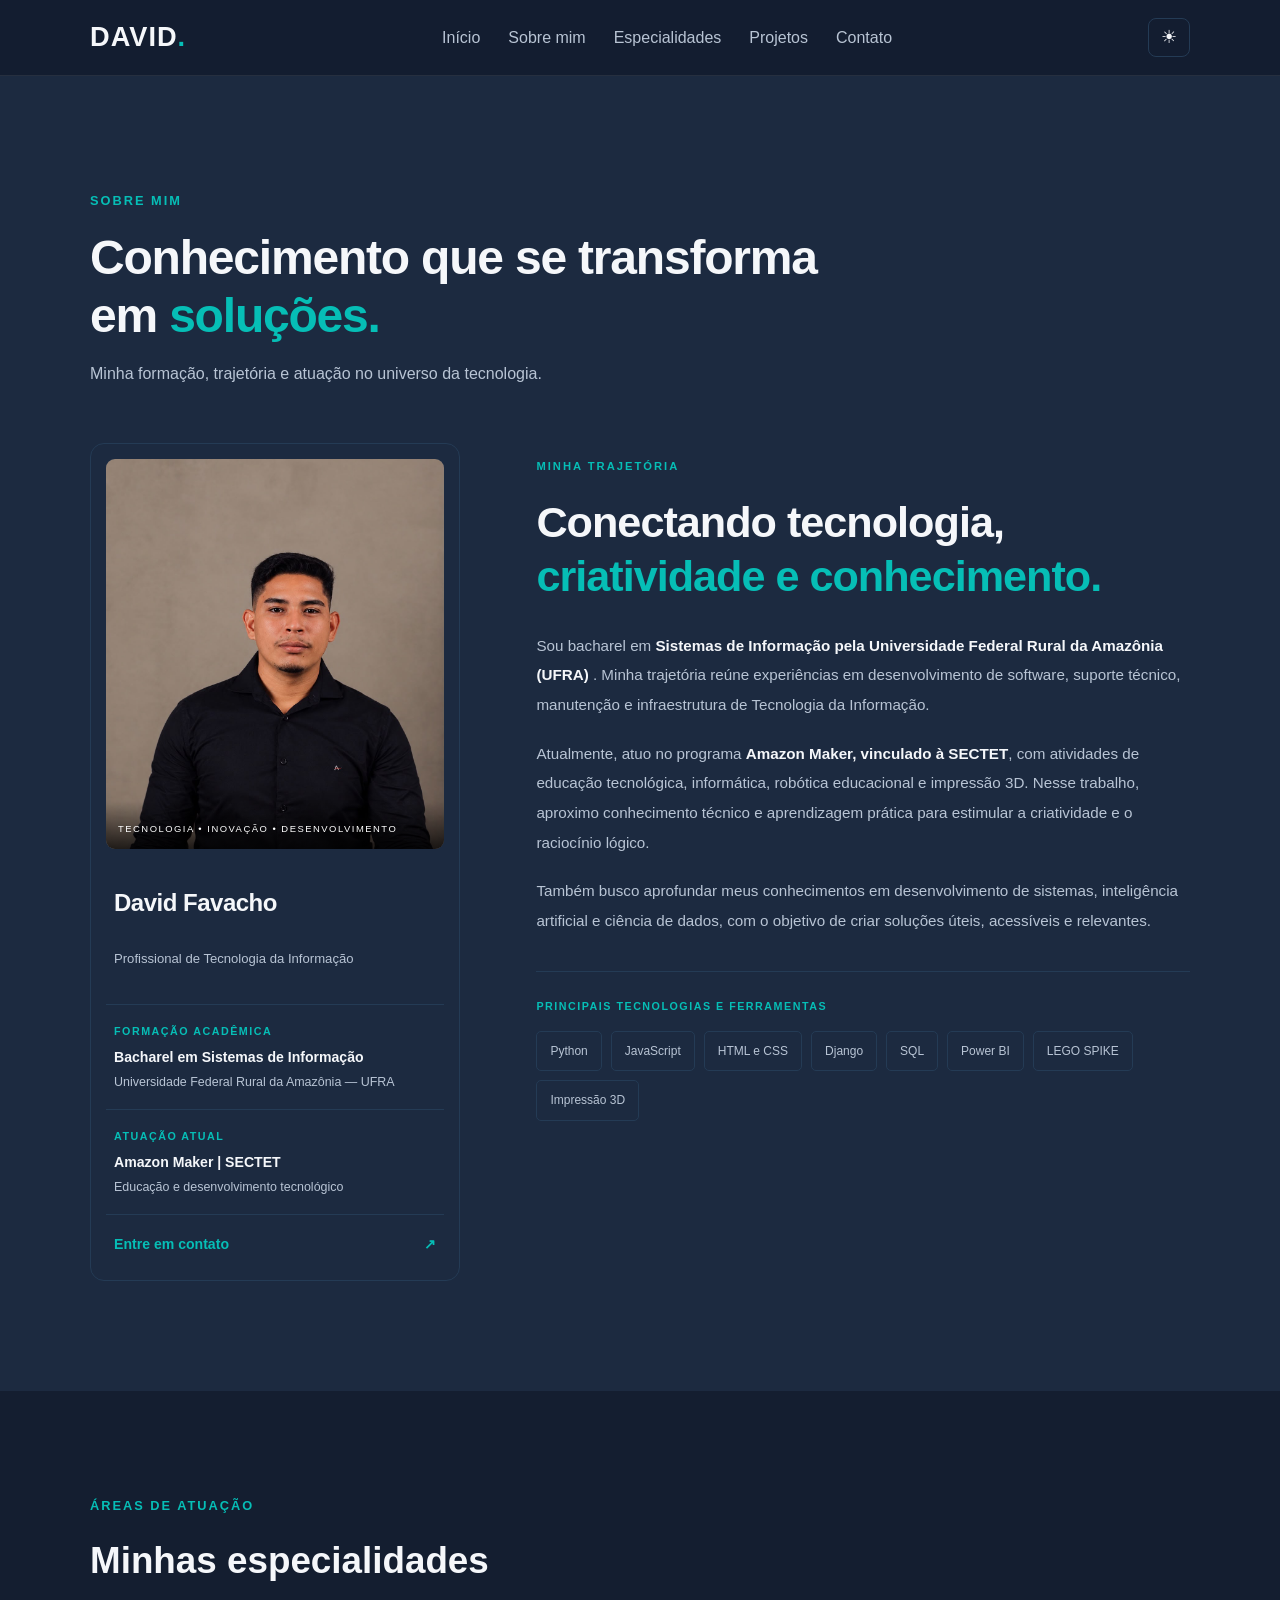
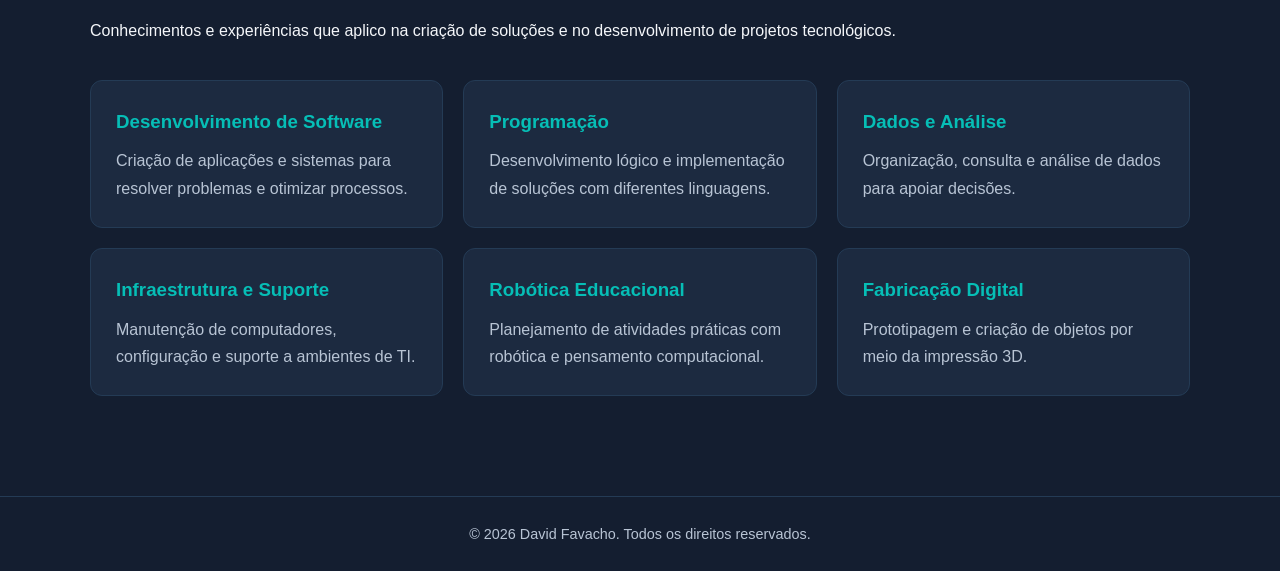
<file: index.html>
<!DOCTYPE html>
<html lang="pt-BR">
<head>
    <meta charset="UTF-8">
    <meta name="viewport" content="width=device-width, initial-scale=1">

    <meta name="description" content="Portfólio de David Favacho, bacharel em Sistemas de Informação e profissional de tecnologia, desenvolvimento e educação tecnológica.">
    <meta name="author" content="David Favacho">
    <meta name="theme-color" content="#141e30">

    <title>David Favacho | Portfólio</title>

    <link rel="icon" href="assets/icons/favicon.png" type="image/png">
    <link rel="preload" as="image" href="assets/images/perfil.jpeg">

    <link rel="stylesheet" href="css/style.css">
    <link rel="stylesheet" href="css/responsive.css">
    <link rel="stylesheet" href="css/accessibility.css">

    <script src="js/theme.js" defer></script>
    <script src="js/navigation.js" defer></script>
    <script src="js/main.js" defer></script>
</head>

<body>

        <a href="#main-content" class="skip-link">
        Pular para o conteúdo principal
    </a>

    <!-- CABEÇALHO -->
    <header class="header">
        <nav class="navbar container" aria-label="Navegação principal">

            <a class="logo" href="index.html" aria-label="David Favacho - página inicial">
                DAVID<span>.</span>
            </a>

            <button
                class="menu-toggle"
                aria-label="Abrir menu"
                aria-expanded="false"
                aria-controls="primary-navigation"
            >
                ☰
            </button>

            <nav class="nav-menu" id="primary-navigation">
                <a href="#inicio">Início</a>
                <a href="#sobre">Sobre mim</a>
                <a href="#especialidades">Especialidades</a>
                <a href="pages/projetos.html">Projetos</a>
                <a href="pages/contato.html">Contato</a>
            </nav>

            <button
                class="theme-toggle"
                type="button"
                aria-label="Ativar modo claro"
                title="Alternar tema">
                <span aria-hidden="true">☀</span>
            </button>

        </nav>
    </header>

    <!-- CONTEÚDO PRINCIPAL -->
    <main id="conteudo">

        <!-- SOBRE MIM -->
        <section class="about section-padding" id="inicio" aria-labelledby="about-title">

            <div class="container">

                <div class="about-header" id="sobre">
                    <span class="section-tag">SOBRE MIM</span>

                    <h1 id="about-title">
                        Conhecimento que se transforma em
                        <span>soluções.</span>
                    </h1>

                    <p>
                        Minha formação, trajetória e atuação no universo da tecnologia.
                    </p>
                </div>

                <div class="about-layout">

                    <!-- PERFIL PROFISSIONAL -->
                    <aside class="about-profile" aria-label="Perfil profissional">

                        <div class="about-image">
                            <img
                                src="assets/images/perfil.jpeg"
                                alt="Retrato de David Favacho"
                                width="600"
                                height="700"
                                fetchpriority="high">

                            <span class="image-caption">
                                TECNOLOGIA • INOVAÇÃO • DESENVOLVIMENTO
                            </span>
                        </div>

                        <div class="profile-identification">
                            <h2>David Favacho</h2>
                            <p>Profissional de Tecnologia da Informação</p>
                        </div>

                        <dl class="profile-details">

                            <div class="profile-academic">
                                <dt class="detail-label">FORMAÇÃO ACADÊMICA</dt>
                                <dd>
                                    <strong>
                                        Bacharel em Sistemas de Informação
                                    </strong>

                                    <span>
                                        Universidade Federal Rural da Amazônia — UFRA
                                    </span>
                                </dd>
                            </div>

                            <div class="profile-academic">
                                <dt class="detail-label">ATUAÇÃO ATUAL</dt>
                                <dd>
                                    <strong>Amazon Maker | SECTET</strong>

                                    <span>
                                        Educação e desenvolvimento tecnológico
                                    </span>
                                </dd>
                            </div>

                        </dl>

                        <a class="profile-contact" href="pages/contato.html">
                            Entre em contato
                            <span aria-hidden="true">↗</span>
                        </a>

                    </aside>

                    <!-- APRESENTAÇÃO -->
                    <div class="about-main">

                        <span class="about-eyebrow">MINHA TRAJETÓRIA</span>

                        <h2>
                            Conectando tecnologia,
                            <span>criatividade e conhecimento.</span>
                        </h2>

                        <p>
                            Sou bacharel em
                            <strong>
                                Sistemas de Informação pela Universidade
                                Federal Rural da Amazônia (UFRA)
                            </strong>.
                            Minha trajetória reúne experiências em desenvolvimento
                            de software, suporte técnico, manutenção e infraestrutura
                            de Tecnologia da Informação.
                        </p>

                        <p>
                            Atualmente, atuo no programa
                            <strong>Amazon Maker, vinculado à SECTET</strong>,
                            com atividades de educação tecnológica, informática,
                            robótica educacional e impressão 3D. Nesse trabalho,
                            aproximo conhecimento técnico e aprendizagem prática
                            para estimular a criatividade e o raciocínio lógico.
                        </p>

                        <p>
                            Também busco aprofundar meus conhecimentos em
                            desenvolvimento de sistemas, inteligência artificial
                            e ciência de dados, com o objetivo de criar soluções
                            úteis, acessíveis e relevantes.
                        </p>

                        <!-- TECNOLOGIAS -->
                        <div class="about-specialties">

                            <span class="detail-label">
                                PRINCIPAIS TECNOLOGIAS E FERRAMENTAS
                            </span>

                            <div class="specialty-list">
                                <span>Python</span>
                                <span>JavaScript</span>
                                <span>HTML e CSS</span>
                                <span>Django</span>
                                <span>SQL</span>
                                <span>Power BI</span>
                                <span>LEGO SPIKE</span>
                                <span>Impressão 3D</span>
                            </div>

                        </div>

                    </div>

                </div>

            </div>

        </section>

        <!-- ESPECIALIDADES -->
        <section
            class="skills section-padding"
            id="especialidades"
            aria-labelledby="skills-title">

            <div class="container">

                <span class="section-tag">ÁREAS DE ATUAÇÃO</span>

                <h2 id="skills-title">Minhas especialidades</h2>

                <p class="skills-intro">
                    Conhecimentos e experiências que aplico na criação de soluções
                    e no desenvolvimento de projetos tecnológicos.
                </p>

                <div class="skills-grid">

                    <article class="skill-card">
                        <h3>Desenvolvimento de Software</h3>
                        <p>
                            Criação de aplicações e sistemas para resolver
                            problemas e otimizar processos.
                        </p>
                    </article>

                    <article class="skill-card">
                        <h3>Programação</h3>
                        <p>
                            Desenvolvimento lógico e implementação de
                            soluções com diferentes linguagens.
                        </p>
                    </article>

                    <article class="skill-card">
                        <h3>Dados e Análise</h3>
                        <p>
                            Organização, consulta e análise de dados
                            para apoiar decisões.
                        </p>
                    </article>

                    <article class="skill-card">
                        <h3>Infraestrutura e Suporte</h3>
                        <p>
                            Manutenção de computadores, configuração
                            e suporte a ambientes de TI.
                        </p>
                    </article>

                    <article class="skill-card">
                        <h3>Robótica Educacional</h3>
                        <p>
                            Planejamento de atividades práticas com
                            robótica e pensamento computacional.
                        </p>
                    </article>

                    <article class="skill-card">
                        <h3>Fabricação Digital</h3>
                        <p>
                            Prototipagem e criação de objetos por meio
                            da impressão 3D.
                        </p>
                    </article>

                </div>

            </div>

        </section>

    </main>

    <!-- RODAPÉ -->
    <footer class="footer">
        <div class="container">

            <p>
                © <span id="current-year"></span>
                David Favacho. Todos os direitos reservados.
            </p>

        </div>
    </footer>

</body>
</html>
</file>
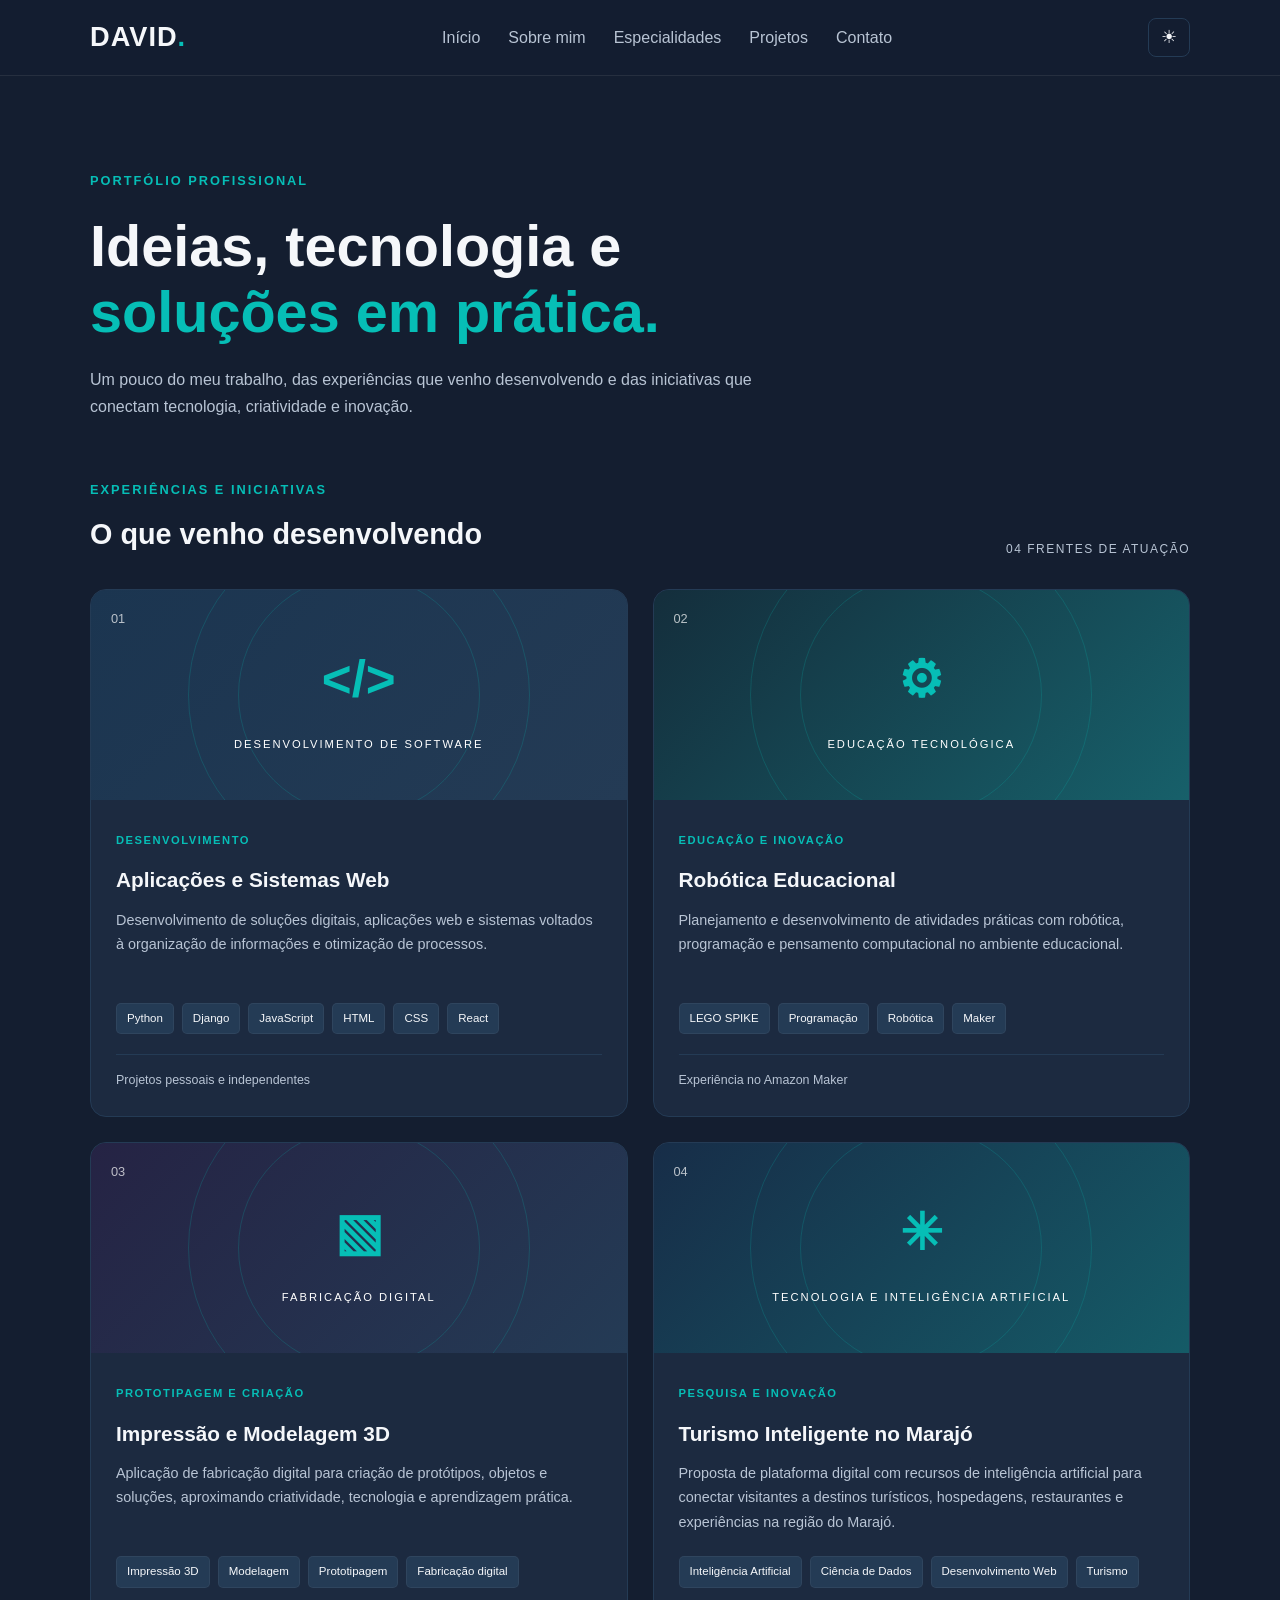
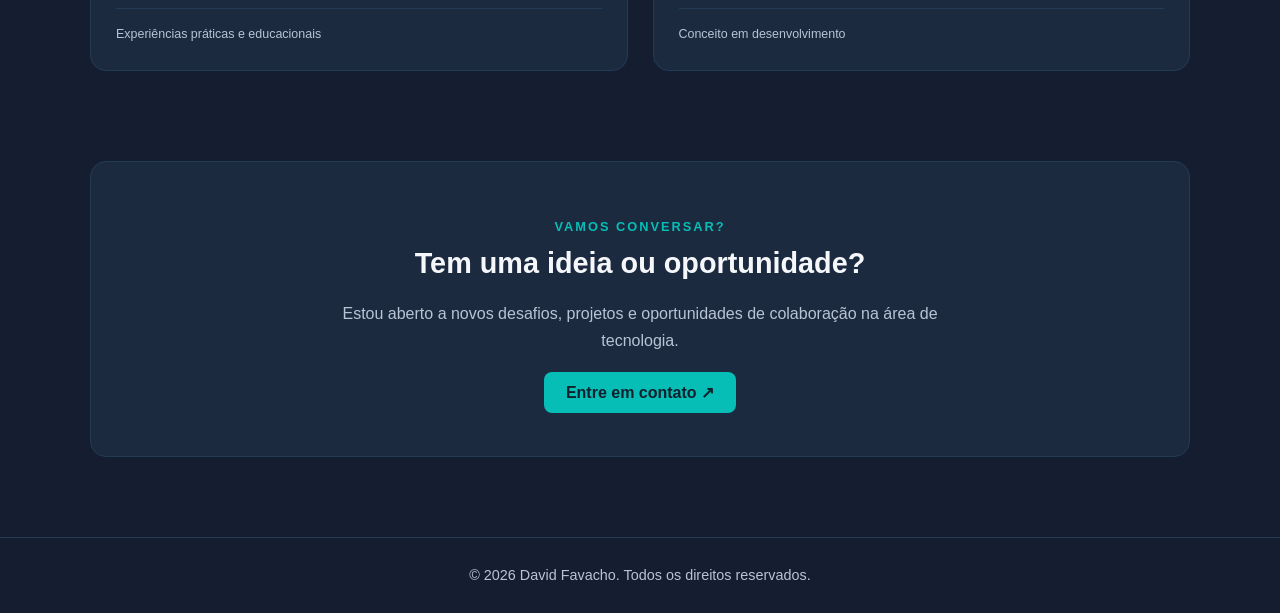
<file: pages/projetos.html>
<!DOCTYPE html>
<html lang="pt-BR">

<head>
    <meta charset="UTF-8">
    <meta name="viewport" content="width=device-width, initial-scale=1">

    <meta name="description" content="Conheça os projetos, experiências e iniciativas de David Favacho nas áreas de desenvolvimento de software, robótica, fabricação digital e inovação.">

    <meta name="author" content="David Favacho">
    <meta name="theme-color" content="#141e30">

    <title>Projetos | David Favacho</title>

    <link rel="icon" href="../assets/icons/favicon.png" type="image/png">

    <link rel="stylesheet" href="../css/style.css">
    <link rel="stylesheet" href="../css/responsive.css">
    <link rel="stylesheet" href="../css/accessibility.css">
    <link rel="stylesheet" href="../css/projetos.css">

    <script src="../js/theme.js" defer></script>
    <script src="../js/navigation.js" defer></script>
    <script src="../js/main.js" defer></script>
</head>

<body>

    <a href="#conteudo" class="skip-link">
        Pular para o conteúdo
    </a>

    <!-- CABEÇALHO -->
    <header class="header">
        <nav class="navbar container" aria-label="Navegação principal">

            <a href="../index.html" class="logo" aria-label="David Favacho - início">
                DAVID<span>.</span>
            </a>

            <button
                class="menu-toggle"
                type="button"
                aria-label="Abrir menu"
                aria-expanded="false"
                aria-controls="nav-menu">
                <span aria-hidden="true">☰</span>
            </button>

            <ul class="nav-menu" id="nav-menu">
                <li>
                    <a href="../index.html">Início</a>
                </li>

                <li>
                    <a href="../index.html#sobre">Sobre mim</a>
                </li>

                <li>
                    <a href="../index.html#especialidades">Especialidades</a>
                </li>

                <li>
                    <a href="projetos.html" aria-current="page">Projetos</a>
                </li>

                <li>
                    <a href="contato.html">Contato</a>
                </li>
            </ul>

            <button
                class="theme-toggle"
                type="button"
                aria-label="Ativar modo claro"
                title="Alternar tema">
                <span aria-hidden="true">☀</span>
            </button>

        </nav>
    </header>

    <!-- CONTEÚDO -->
    <main id="conteudo">

        <!-- APRESENTAÇÃO -->
        <section class="projects-intro container">

            <span class="section-tag">
                PORTFÓLIO PROFISSIONAL
            </span>

            <h1>
                Ideias, tecnologia e
                <span>soluções em prática.</span>
            </h1>

            <p>
                Um pouco do meu trabalho, das experiências que venho
                desenvolvendo e das iniciativas que conectam tecnologia,
                criatividade e inovação.
            </p>

        </section>

        <!-- PROJETOS E EXPERIÊNCIAS -->
        <section class="projects-section container"
            aria-labelledby="projects-title">

            <div class="projects-heading">

                <div>
                    <span class="section-tag">
                        EXPERIÊNCIAS E INICIATIVAS
                    </span>

                    <h2 id="projects-title">
                        O que venho desenvolvendo
                    </h2>
                </div>

                <span class="projects-count">
                    04 FRENTES DE ATUAÇÃO
                </span>

            </div>

            <div class="projects-grid">

                <!-- DESENVOLVIMENTO -->
                <article class="project-card">

                    <div class="project-visual visual-web">

                        <span class="project-number">01</span>

                        <span class="project-icon" aria-hidden="true">
                            &lt;/&gt;
                        </span>

                        <span class="visual-label">
                            DESENVOLVIMENTO DE SOFTWARE
                        </span>

                    </div>

                    <div class="project-info">

                        <span class="project-category">
                            DESENVOLVIMENTO
                        </span>

                        <h3>
                            Aplicações e Sistemas Web
                        </h3>

                        <p>
                            Desenvolvimento de soluções digitais,
                            aplicações web e sistemas voltados à
                            organização de informações e otimização
                            de processos.
                        </p>

                        <div class="tech-list" aria-label="Tecnologias">

                            <span>Python</span>
                            <span>Django</span>
                            <span>JavaScript</span>
                            <span>HTML</span>
                            <span>CSS</span>
                            <span>React</span>

                        </div>

                        <span class="project-status">
                            Projetos pessoais e independentes
                        </span>

                    </div>

                </article>

                <!-- ROBÓTICA -->
                <article class="project-card">

                    <div class="project-visual visual-robotics">

                        <span class="project-number">02</span>

                        <span class="project-icon" aria-hidden="true">
                            ⚙
                        </span>

                        <span class="visual-label">
                            EDUCAÇÃO TECNOLÓGICA
                        </span>

                    </div>

                    <div class="project-info">

                        <span class="project-category">
                            EDUCAÇÃO E INOVAÇÃO
                        </span>

                        <h3>
                            Robótica Educacional
                        </h3>

                        <p>
                            Planejamento e desenvolvimento de atividades
                            práticas com robótica, programação e
                            pensamento computacional no ambiente
                            educacional.
                        </p>

                        <div class="tech-list" aria-label="Tecnologias">

                            <span>LEGO SPIKE</span>
                            <span>Programação</span>
                            <span>Robótica</span>
                            <span>Maker</span>

                        </div>

                        <span class="project-status">
                            Experiência no Amazon Maker
                        </span>

                    </div>

                </article>

                <!-- IMPRESSÃO 3D -->
                <article class="project-card">

                    <div class="project-visual visual-print">

                        <span class="project-number">03</span>

                        <span class="project-icon" aria-hidden="true">
                            ▧
                        </span>

                        <span class="visual-label">
                            FABRICAÇÃO DIGITAL
                        </span>

                    </div>

                    <div class="project-info">

                        <span class="project-category">
                            PROTOTIPAGEM E CRIAÇÃO
                        </span>

                        <h3>
                            Impressão e Modelagem 3D
                        </h3>

                        <p>
                            Aplicação de fabricação digital para criação
                            de protótipos, objetos e soluções,
                            aproximando criatividade, tecnologia
                            e aprendizagem prática.
                        </p>

                        <div class="tech-list" aria-label="Áreas">

                            <span>Impressão 3D</span>
                            <span>Modelagem</span>
                            <span>Prototipagem</span>
                            <span>Fabricação digital</span>

                        </div>

                        <span class="project-status">
                            Experiências práticas e educacionais
                        </span>

                    </div>

                </article>

                <!-- TURISMO INTELIGENTE -->
                <article class="project-card">

                    <div class="project-visual visual-ai">

                        <span class="project-number">04</span>

                        <span class="project-icon" aria-hidden="true">
                            ✳
                        </span>

                        <span class="visual-label">
                            TECNOLOGIA E INTELIGÊNCIA ARTIFICIAL
                        </span>

                    </div>

                    <div class="project-info">

                        <span class="project-category">
                            PESQUISA E INOVAÇÃO
                        </span>

                        <h3>
                            Turismo Inteligente no Marajó
                        </h3>

                        <p>
                            Proposta de plataforma digital com recursos
                            de inteligência artificial para conectar
                            visitantes a destinos turísticos,
                            hospedagens, restaurantes e experiências
                            na região do Marajó.
                        </p>

                        <div class="tech-list" aria-label="Áreas">

                            <span>Inteligência Artificial</span>
                            <span>Ciência de Dados</span>
                            <span>Desenvolvimento Web</span>
                            <span>Turismo</span>

                        </div>

                        <span class="project-status">
                            Conceito em desenvolvimento
                        </span>

                    </div>

                </article>

            </div>

        </section>

        <!-- CHAMADA PARA CONTATO -->
        <section class="projects-cta container">

            <span class="section-tag">
                VAMOS CONVERSAR?
            </span>

            <h2>
                Tem uma ideia ou oportunidade?
            </h2>

            <p>
                Estou aberto a novos desafios, projetos e oportunidades
                de colaboração na área de tecnologia.
            </p>

            <a href="contato.html" class="btn-primary">
                Entre em contato
                <span aria-hidden="true">↗</span>
            </a>

        </section>

    </main>

    <!-- RODAPÉ -->
    <footer class="footer">

        <div class="container">

            <p>
                © <span id="current-year"></span>
                David Favacho. Todos os direitos reservados.
            </p>

        </div>

    </footer>

</body>
</html>
</file>
<file: css/style.css>
/* =========================
   CONFIGURAÇÕES GERAIS
========================= */

:root {
    --background: #141e30;
    --surface: #1c2a40;
    --surface-light: #243b55;

    --primary: #06beb6;
    --secondary: #48b1bf;

    --text: #f5f7fa;
    --text-muted: #b8c4d4;

    --font-main: Arial, Helvetica, sans-serif;
}

* {
    margin: 0;
    padding: 0;
    box-sizing: border-box;
}

html {
    scroll-behavior: smooth;
    scroll-padding-top: 90px;
}

body {
    background: var(--background);
    color: var(--text);
    font-family: var(--font-main);
    line-height: 1.7;
}

a {
    color: inherit;
    text-decoration: none;
}

img {
    max-width: 100%;
    display: block;
}

.container {
    width: min(1100px, 90%);
    margin-inline: auto;
}

.section-padding {
    padding: 100px 0;
}

/* =========================
   CABEÇALHO
========================= */

.header {
    position: sticky;
    top: 0;
    z-index: 100;
    background: rgba(20, 30, 48, 0.96);
    border-bottom: 1px solid rgba(255,255,255,0.08);
}

.navbar {
    min-height: 75px;
    display: flex;
    align-items: center;
    justify-content: space-between;
    gap: 20px;
}

.logo {
    font-size: 1.7rem;
    font-weight: bold;
    letter-spacing: 1px;
}

.logo span {
    color: var(--primary);
}

.nav-menu {
    display: flex;
    list-style: none;
    gap: 28px;
}

.nav-menu a {
    color: var(--text-muted);
    transition: color 0.3s;
}

.nav-menu a:hover,
.nav-menu a:focus-visible {
    color: var(--primary);
}

.menu-toggle,
.theme-toggle {
    background: none;
    border: 1px solid var(--surface-light);
    color: var(--text);
    padding: 8px 12px;
    border-radius: 8px;
    cursor: pointer;
    font-size: 1.1rem;
}

.menu-toggle {
    display: none;
}

/* =========================
   INÍCIO
========================= */

.hero {
    min-height: 650px;
    display: flex;
    align-items: center;
    justify-content: space-between;
    gap: 50px;
    padding-block: 80px;
}

.hero-content {
    flex: 1;
}

.section-tag {
    color: var(--primary);
    font-size: 0.8rem;
    font-weight: bold;
    letter-spacing: 2px;
}

.hero h1 {
    font-size: clamp(2.2rem, 5vw, 3.8rem);
    line-height: 1.2;
    margin: 20px 0;
}

.hero h1 span {
    color: var(--primary);
}

.hero h2 {
    font-size: 1.5rem;
    color: var(--text-muted);
    margin-bottom: 20px;
}

.hero p {
    max-width: 550px;
    color: var(--text-muted);
    margin-bottom: 30px;
}

.hero-image {
    flex: 0 1 350px;
}

.hero-image img {
    width: 100%;
    aspect-ratio: 1;
    object-fit: cover;
    border-radius: 24px;
    border: 2px solid var(--primary);
}

/* =========================
   BOTÕES
========================= */

.hero-buttons {
    display: flex;
    flex-wrap: wrap;
    gap: 15px;
}

.btn-primary,
.btn-secondary {
    padding: 12px 22px;
    border-radius: 8px;
    font-weight: bold;
    transition: 0.3s;
}

.btn-primary {
    background: var(--primary);
    color: #10202c;
}

.btn-secondary {
    border: 1px solid var(--primary);
    color: var(--primary);
}

.btn-primary:hover,
.btn-secondary:hover {
    transform: translateY(-3px);
}

/* =========================
   SOBRE E ESPECIALIDADES
========================= */

.about {
    background: var(--surface);
}

.about h2,
.skills h2 {
    font-size: 2.3rem;
    margin: 12px 0 25px;
}

.about p {
    max-width: 850px;
    color: var(--text-muted);
    margin-bottom: 15px;
}

.skills-grid {
    display: grid;
    grid-template-columns: repeat(3, 1fr);
    gap: 20px;
    margin-top: 35px;
}

.skill-card {
    background: var(--surface);
    border: 1px solid var(--surface-light);
    border-radius: 12px;
    padding: 25px;
    transition: transform 0.3s, border-color 0.3s;
}

.skill-card:hover {
    transform: translateY(-5px);
    border-color: var(--primary);
}

.skill-card h3 {
    color: var(--primary);
    margin-bottom: 10px;
}

.skill-card p {
    color: var(--text-muted);
}

/* =========================
   RODAPÉ
========================= */

.footer {
    border-top: 1px solid var(--surface-light);
    padding: 25px 0;
    text-align: center;
    color: var(--text-muted);
    font-size: 0.9rem;
}


/* MODO CLARO */

body.light-theme {
    --background: #f4f7fb;
    --surface: #ffffff;
    --surface-light: #dce4ee;
    --text: #182438;
    --text-muted: #536276;
}

body.light-theme .header {
    background: rgba(244, 247, 251, 0.96);
}

body.light-theme .skill-card {
    box-shadow: 0 4px 16px rgba(0, 0, 0, 0.04);
}


/* ==================================
   PÁGINA DE CONTATO
================================== */

.contact-hero {
    padding-top: 100px;
    padding-bottom: 65px;
}

.contact-hero h1 {
    max-width: 800px;
    font-size: clamp(2.3rem, 5vw, 3.5rem);
    line-height: 1.15;
    margin: 18px 0;
}

.contact-hero h1 span {
    display: block;
    color: var(--primary);
}

.contact-hero > p {
    max-width: 650px;
    color: var(--text-muted);
    font-size: 1.05rem;
}

/* CABEÇALHO DA SEÇÃO */

.contact-section {
    padding-bottom: 90px;
}

.contact-heading {
    margin-bottom: 30px;
}

.contact-heading h2 {
    font-size: 1.8rem;
    margin: 8px 0;
}

.contact-heading p {
    color: var(--text-muted);
}

/* GRID DE CONTATOS */

.contact-grid {
    display: grid;
    grid-template-columns: repeat(2, minmax(0, 1fr));
    gap: 20px;
}

/* CARDS */

.contact-card {
    display: flex;
    align-items: center;
    gap: 20px;
    background: var(--surface);
    border: 1px solid var(--surface-light);
    border-radius: 13px;
    padding: 25px;
    transition: transform 0.3s, border-color 0.3s;
}

.contact-card:hover {
    transform: translateY(-4px);
    border-color: var(--primary);
}

.contact-card:focus-visible {
    outline: 3px solid var(--primary);
    outline-offset: 4px;
}

.contact-icon {
    flex-shrink: 0;
    width: 55px;
    height: 55px;
    display: flex;
    align-items: center;
    justify-content: center;
    background: rgba(6, 190, 182, 0.12);
    color: var(--primary);
    border-radius: 12px;
    font-size: 1.3rem;
    font-weight: bold;
}

.contact-card h3 {
    font-size: 1.15rem;
    margin-bottom: 3px;
}

.contact-card p {
    color: var(--text-muted);
    font-size: 0.85rem;
    margin-bottom: 10px;
}

.contact-card span {
    color: var(--primary);
    font-size: 0.85rem;
    font-weight: bold;
}

/* CHAMADA FINAL */

.contact-cta {
    position: relative;
    overflow: hidden;
    background: var(--surface);
    border: 1px solid var(--surface-light);
    border-radius: 16px;
    padding: 55px;
    margin-bottom: 90px;
}

.contact-cta-content {
    position: relative;
    z-index: 2;
    max-width: 620px;
}

.contact-cta h2 {
    font-size: 2rem;
    margin: 12px 0;
}

.contact-cta p {
    color: var(--text-muted);
    margin-bottom: 25px;
}

.contact-decoration {
    position: absolute;
    right: 50px;
    top: 50%;
    transform: translateY(-50%);
    color: rgba(6, 190, 182, 0.12);
    font-size: 10rem;
    font-weight: bold;
    pointer-events: none;
}


/* RESPONSIVIDADE - CONTATO */

@media (max-width: 750px) {

    .contact-hero {
        padding-top: 65px;
        padding-bottom: 45px;
    }

    .contact-grid {
        grid-template-columns: 1fr;
    }

    .contact-cta {
        padding: 40px 25px;
    }

    .contact-decoration {
        right: -15px;
        font-size: 7rem;
    }

}

@media (max-width: 450px) {

    .contact-hero h1 {
        font-size: 2.1rem;
    }

    .contact-card {
        padding: 18px;
        gap: 14px;
    }

    .contact-icon {
        width: 45px;
        height: 45px;
    }

    .contact-cta h2 {
        font-size: 1.6rem;
    }

}

/* PROJETOS - RESPONSIVIDADE */

@media (max-width: 750px) {

    .projects-grid {
        grid-template-columns: 1fr;
    }

    .projects-intro {
        padding-top: 60px;
    }

    .projects-heading {
        align-items: flex-start;
        flex-direction: column;
        gap: 12px;
    }

    .project-info p {
        min-height: auto;
    }

}

@media (max-width: 450px) {

    .projects-intro h1 {
        font-size: 2.1rem;
    }

    .project-visual {
        min-height: 170px;
    }

    .project-info {
        padding: 20px;
    }

}

/* ==========================================
   SOBRE MIM — DAVID FAVACHO
   Design profissional
========================================== */

.about {
    padding-top: 110px;
    padding-bottom: 110px;
}

/* CABEÇALHO */

.about-header {
    max-width: 760px;
    margin-bottom: 55px;
}

.about-header h2 {
    font-size: clamp(2rem, 4vw, 3rem);
    line-height: 1.2;
    margin: 16px 0;
    letter-spacing: -1.2px;
}

.about-header h2 span,
.about-main h3 span {
    color: var(--primary);
}

.about-header p {
    color: var(--text-muted);
    font-size: 1rem;
    line-height: 1.7;
}

/* LAYOUT PRINCIPAL */

.about-layout {
    display: grid;
    grid-template-columns: minmax(280px, 0.82fr) minmax(0, 1.45fr);
    gap: clamp(35px, 6vw, 85px);
    align-items: start;
}

/* PERFIL */

.about-profile {
    background: var(--surface);
    border: 1px solid var(--surface-light);
    border-radius: 14px;
    padding: 15px;
}

.about-image {
    height: 390px;
    position: relative;
    overflow: hidden;
    border-radius: 9px;
    background: var(--surface-light);
}

.about-image img {
    width: 100%;
    height: 100%;
    display: block;
    object-fit: cover;
    object-position: center 25%;
}

.image-caption {
    position: absolute;
    bottom: 0;
    left: 0;
    right: 0;
    padding: 20px 12px 12px;
    color: #fff;
    font-size: 0.59rem;
    letter-spacing: 1.5px;
    background: linear-gradient(transparent, rgba(0,0,0,.75));
}

.profile-identification {
    padding: 22px 8px 18px;
    border-bottom: 1px solid var(--surface-light);
}

.profile-identification h3 {
    font-size: 1.5rem;
    letter-spacing: -0.5px;
}

.profile-identification p {
    color: var(--text-muted);
    font-size: 0.82rem;
    margin-top: 5px;
}

.profile-academic {
    display: flex;
    flex-direction: column;
    gap: 7px;
    padding: 17px 8px;
    border-bottom: 1px solid var(--surface-light);
}

.detail-label {
    display: block;
    color: var(--primary);
    font-size: 0.67rem;
    font-weight: 700;
    letter-spacing: 1.5px;
}

.profile-academic strong {
    font-size: 0.88rem;
    line-height: 1.5;
}

.profile-academic > span:last-child {
    color: var(--text-muted);
    font-size: 0.78rem;
    line-height: 1.5;
}

.profile-contact {
    display: flex;
    align-items: center;
    justify-content: space-between;
    padding: 18px 8px 8px;
    color: var(--primary);
    font-size: 0.88rem;
    font-weight: 600;
    transition: opacity .2s ease;
}

.profile-contact:hover {
    opacity: .7;
}

/* BIOGRAFIA */

.about-main {
    padding-top: 8px;
}

.about-eyebrow {
    color: var(--primary);
    font-size: 0.7rem;
    font-weight: 700;
    letter-spacing: 2px;
}

.about-main h3 {
    max-width: 650px;
    font-size: clamp(1.9rem, 3.5vw, 2.7rem);
    line-height: 1.25;
    letter-spacing: -1px;
    margin: 17px 0 28px;
}

.about-main > p {
    color: var(--text-muted);
    font-size: 0.95rem;
    line-height: 1.95;
    margin-bottom: 19px;
}

.about-main > p strong {
    color: var(--text);
    font-weight: 600;
}

/* ESPECIALIDADES */

.about-specialties {
    margin-top: 35px;
    padding-top: 25px;
    border-top: 1px solid var(--surface-light);
}

.specialty-list {
    display: flex;
    flex-wrap: wrap;
    gap: 9px;
    margin-top: 16px;
}

.specialty-list span {
    padding: 9px 13px;
    border: 1px solid var(--surface-light);
    border-radius: 5px;
    color: var(--text-muted);
    font-size: 0.75rem;
    transition: color .2s, border-color .2s;
}

.specialty-list span:hover {
    color: var(--primary);
    border-color: var(--primary);
}

/* PILARES */

.about-pillars {
    display: grid;
    grid-template-columns: repeat(3, minmax(0, 1fr));
    gap: 20px;
    margin-top: 75px;
    border-top: 1px solid var(--surface-light);
    border-bottom: 1px solid var(--surface-light);
}

.pillar {
    padding: 28px 22px;
    border-right: 1px solid var(--surface-light);
}

.pillar:last-child {
    border-right: none;
}

.pillar-number {
    color: var(--primary);
    font-size: 0.66rem;
    letter-spacing: 1.4px;
    font-weight: 700;
}

.pillar h4 {
    font-size: 1.05rem;
    margin: 16px 0 10px;
}

.pillar p {
    color: var(--text-muted);
    font-size: 0.82rem;
    line-height: 1.8;
}

/* ACESSIBILIDADE */

.about a:focus-visible {
    outline: 3px solid var(--primary);
    outline-offset: 5px;
    border-radius: 4px;
}

@media (prefers-reduced-motion: reduce) {
    .profile-contact,
    .specialty-list span {
        transition: none;
    }
}
</file>
<file: css/responsive.css>
/* ============================================
   DAVID. | RESPONSIVIDADE
   Tablets, celulares e telas menores
   ============================================ */


/* ============================================
   1. TABLETS E TELAS INTERMEDIÁRIAS
   ============================================ */

@media (max-width: 850px) {

    /* Apresentação */

    .hero {
        gap: 30px;
    }

    .hero-content {
        min-width: 0;
    }

    .hero-image {
        max-width: 240px;
    }

    /* Habilidades */

    .skills-grid {
        grid-template-columns: repeat(2, minmax(0, 1fr));
    }

    /* Projetos */

    .projects-grid {
        grid-template-columns: repeat(2, minmax(0, 1fr));
    }

}


/* ============================================
   2. CELULARES
   ============================================ */

@media (max-width: 650px) {

    /* ----------------------------------------
       CABEÇALHO
    ---------------------------------------- */

    .navbar {
        position: relative;
        z-index: 1000;

        display: flex;
        align-items: center;
        justify-content: space-between;

        flex-wrap: nowrap;
        padding-block: 15px;
    }

    /* Botão do menu */

    .menu-toggle {
        display: flex;
        align-items: center;
        justify-content: center;

        margin-left: auto;
        z-index: 1002;

        cursor: pointer;
    }


    /* ----------------------------------------
       MENU SUSPENSO FLUTUANTE
    ---------------------------------------- */

    .nav-menu {
        display: none;

        position: absolute;
        top: calc(100% + 12px);
        right: 0;

        width: min(280px, calc(100vw - 32px));

        flex-direction: column;
        align-items: stretch;
        gap: 5px;

        padding: 12px;

        background: var(--surface, #1b2a40);

        border: 1px solid rgba(72, 177, 191, 0.2);
        border-radius: 16px;

        box-shadow: 0 12px 35px rgba(0, 0, 0, 0.30);

        z-index: 1001;
    }

    /* Menu aberto */

    .nav-menu.active {
        display: flex;
        animation: menu-entrada 0.2s ease;
    }

    /* Links do menu */

    .nav-menu a {
        display: block;

        padding: 13px 15px;

        color: var(--text, #f1f5f9);
        text-decoration: none;

        border-radius: 9px;

        transition:
            background 0.2s ease,
            color 0.2s ease;
    }

    .nav-menu a:hover {
        background: rgba(6, 190, 182, 0.12);
        color: var(--primary, #06beb6);
    }

    .nav-menu a:focus-visible {
        outline: 2px solid var(--secondary, #48b1bf);
        outline-offset: 2px;
    }


    /* ----------------------------------------
       BOTÃO DE TEMA
    ---------------------------------------- */

    .theme-toggle {
        position: absolute;

        top: 50%;
        right: 75px;

        transform: translateY(-50%);

        margin: 0;
        order: initial;
    }


    /* ----------------------------------------
       APRESENTAÇÃO PRINCIPAL
    ---------------------------------------- */

    .hero {
        flex-direction: column-reverse;
        align-items: center;

        gap: 30px;

        padding-block: 55px;

        text-align: center;
    }

    .hero-content {
        width: 100%;
        min-width: 0;
    }

    .hero-image {
        width: min(260px, 80%);
        max-width: 100%;

        flex: none;
    }

    .hero-buttons {
        display: flex;
        justify-content: center;
        flex-wrap: wrap;

        gap: 12px;
    }


    /* ----------------------------------------
       HABILIDADES E PROJETOS
    ---------------------------------------- */

    .skills-grid,
    .projects-grid {
        grid-template-columns: minmax(0, 1fr);
    }


    /* ----------------------------------------
       ESPAÇAMENTO DAS SEÇÕES
    ---------------------------------------- */

    .section-padding {
        padding-block: 65px;
    }


    /* ----------------------------------------
       BOTÕES E LINKS
    ---------------------------------------- */

    .hero-buttons a,
    .hero-buttons button {
        max-width: 100%;
    }

}


/* ============================================
   3. CELULARES PEQUENOS
   ============================================ */

@media (max-width: 380px) {

    /* Apresentação */

    .hero {
        padding-block: 40px;
        gap: 25px;
    }

    .hero-image {
        width: min(220px, 75%);
    }

    /* Botões */

    .hero-buttons {
        flex-direction: column;
        align-items: stretch;
    }

    .hero-buttons a,
    .hero-buttons button {
        width: 100%;
    }

    /* Espaçamento */

    .section-padding {
        padding-block: 45px;
    }

    /* Menu */

    .nav-menu {
        width: min(260px, calc(100vw - 32px));
    }

}


/* ============================================
   4. ANIMAÇÃO DO MENU
   ============================================ */

@keyframes menu-entrada {

    from {
        opacity: 0;
        transform: translateY(-8px);
    }

    to {
        opacity: 1;
        transform: translateY(0);
    }

}


/* ============================================
   5. ACESSIBILIDADE E MOVIMENTO REDUZIDO
   ============================================ */

@media (prefers-reduced-motion: reduce) {

    .nav-menu.active {
        animation: none;
    }

}

/* ============================================
   DAVID. | CORREÇÃO RESPONSIVA — SOBRE MIM
   Layout para celulares e tablets
============================================ */

/* Ajustes dos títulos conforme o HTML */

.about-header h1 {
    font-size: clamp(2rem, 4vw, 3rem);
    line-height: 1.2;
    margin: 16px 0;
    letter-spacing: -1.2px;
}

.about-header h1 span {
    color: var(--primary);
}

.about-main h2 {
    max-width: 650px;
    font-size: clamp(1.9rem, 3.5vw, 2.7rem);
    line-height: 1.25;
    letter-spacing: -1px;
    margin: 17px 0 28px;
}

.about-main h2 span {
    color: var(--primary);
}

.profile-identification h2 {
    font-size: 1.5rem;
    letter-spacing: -0.5px;
}

/* Corrige informações acadêmicas */

.profile-academic dd {
    display: flex;
    flex-direction: column;
    gap: 5px;
}

.profile-academic dd span {
    color: var(--text-muted);
    font-size: 0.78rem;
    line-height: 1.5;
}

/* TABLETS */

@media (max-width: 850px) {

    .about-layout {
        grid-template-columns:
            minmax(0, 0.9fr)
            minmax(0, 1.1fr);

        gap: 30px;
    }

    .about-profile,
    .about-main {
        min-width: 0;
    }

}

/* CELULARES */

@media (max-width: 650px) {

    html,
    body {
        max-width: 100%;
        overflow-x: clip;
    }

    .about {
        padding-top: 60px;
        padding-bottom: 60px;
    }

    .about-header {
        width: 100%;
        max-width: 100%;
        margin-bottom: 35px;
    }

    .about-header h1 {
        font-size: clamp(2rem, 8vw, 2.7rem);
        line-height: 1.2;
    }

    /* Uma coluna em vez de duas */

    .about-layout {
        display: grid;
        grid-template-columns: minmax(0, 1fr);
        width: 100%;
        gap: 35px;
    }

    .about-profile,
    .about-main {
        width: 100%;
        min-width: 0;
        max-width: 100%;
    }

    /* Apresentação antes do cartão de perfil */

    .about-main {
        order: 1;
        padding-top: 0;
    }

    .about-profile {
        order: 2;
        padding: 14px;
    }

    .about-main h2 {
        font-size: clamp(1.8rem, 7vw, 2.4rem);
        line-height: 1.25;
        margin: 15px 0 22px;
    }

    .about-main > p {
        font-size: 0.95rem;
        line-height: 1.8;
        overflow-wrap: break-word;
    }

    /* Foto */

    .about-image {
        height: auto;
        aspect-ratio: 4 / 5;
    }

    .about-image img {
        width: 100%;
        height: 100%;
        object-fit: cover;
    }

    .profile-identification h2 {
        font-size: 1.7rem;
    }

    /* Tecnologias */

    .specialty-list {
        gap: 8px;
    }

    .specialty-list span {
        font-size: 0.75rem;
    }

}

/* CELULARES PEQUENOS */

@media (max-width: 380px) {

    .about {
        padding-top: 45px;
        padding-bottom: 45px;
    }

    .about-layout {
        gap: 28px;
    }

    .about-profile {
        padding: 11px;
    }

    .about-main h2 {
        font-size: 1.75rem;
    }

}
</file>
<file: css/accessibility.css>
.skip-link {
    position: fixed;
    top: 12px;
    left: 12px;
    z-index: 9999;

    padding: 12px 18px;

    background-color: var(--primary, #06beb6);
    color: #10202c;

    font-weight: 700;
    text-decoration: none;

    border-radius: 8px;

    transform: translateY(-160%);
    transition: transform 0.2s ease;
}

.skip-link:focus {
    transform: translateY(0);
}

/* Destaque de navegação por teclado */

:focus-visible {
    outline: 3px solid var(--secondary, #48b1bf);
    outline-offset: 4px;
    border-radius: 4px;
}

/* Evita destaque visual em cliques de mouse,
   preservando o foco de teclado */

:focus:not(:focus-visible) {
    outline: none;
}

/* Áreas de interação */

button,
a,
input,
select,
textarea {
    scroll-margin-top: 100px;
}

/* Imagens e elementos não devem ultrapassar
   os limites do conteúdo */

img,
svg,
video {
    max-width: 100%;
}

/* Respeita a preferência por menos movimento */

@media (prefers-reduced-motion: reduce) {
    *,
    *::before,
    *::after {
        scroll-behavior: auto !important;
        animation-duration: 0.01ms !important;
        animation-iteration-count: 1 !important;
        transition-duration: 0.01ms !important;
    }
}

/* Melhora a experiência em dispositivos touch */

@media (pointer: coarse) {
    button,
    a,
    input,
    select {
        min-height: 44px;
    }
}
</file>
<file: css/projetos.css>
/* =========================================
   DAVID FAVACHO - PÁGINA DE PROJETOS
========================================= */

.projects-intro {
    padding-top: 90px;
    padding-bottom: 55px;
}

.projects-intro h1 {
    max-width: 850px;
    font-size: clamp(2.3rem, 5vw, 3.6rem);
    line-height: 1.15;
    margin: 20px 0;
}

.projects-intro h1 span {
    display: block;
    color: var(--primary);
}

.projects-intro p {
    max-width: 680px;
    color: var(--text-muted);
    font-size: 1rem;
}

.projects-section {
    padding-bottom: 90px;
}

.projects-heading {
    display: flex;
    align-items: end;
    justify-content: space-between;
    margin-bottom: 30px;
}

.projects-heading h2 {
    font-size: 1.8rem;
    margin-top: 8px;
}

.projects-count {
    color: var(--text-muted);
    font-size: 0.75rem;
    letter-spacing: 1.5px;
}

/* GRID DE PROJETOS */

.projects-grid {
    display: grid;
    grid-template-columns: repeat(2, minmax(0, 1fr));
    gap: 25px;
}

/* CARDS */

.project-card {
    background: var(--surface);
    border: 1px solid var(--surface-light);
    border-radius: 16px;
    overflow: hidden;
    min-width: 0;
    transition: transform 0.3s ease, border-color 0.3s ease;
}

.project-card:hover {
    transform: translateY(-6px);
    border-color: var(--primary);
}

/* IMAGEM / ÁREA VISUAL */

.project-visual {
    min-height: 210px;
    position: relative;
    display: flex;
    align-items: center;
    justify-content: center;
    flex-direction: column;
    gap: 12px;
    overflow: hidden;
    background: linear-gradient(135deg, #1b3550, #243b55);
}

.project-visual::before,
.project-visual::after {
    content: "";
    position: absolute;
    width: 240px;
    height: 240px;
    border: 1px solid rgba(6, 190, 182, 0.2);
    border-radius: 50%;
}

.project-visual::after {
    width: 340px;
    height: 340px;
}

.visual-robotics {
    background: linear-gradient(135deg, #142e3c, #17606a);
}

.visual-print {
    background: linear-gradient(135deg, #252344, #243b55);
}

.visual-ai {
    background: linear-gradient(135deg, #172d48, #155b67);
}

.project-number,
.project-icon,
.visual-label {
    position: relative;
    z-index: 1;
}

.project-number {
    position: absolute;
    top: 18px;
    left: 20px;
    color: rgba(255, 255, 255, 0.7);
    font-size: 0.8rem;
}

.project-icon {
    color: var(--primary);
    font-size: 3.2rem;
    font-weight: bold;
}

.visual-label {
    color: #ffffff;
    font-size: 0.7rem;
    letter-spacing: 2px;
}

/* INFORMAÇÕES */

.project-info {
    padding: 25px;
}

.project-category {
    display: inline-block;
    color: var(--primary);
    font-size: 0.7rem;
    font-weight: bold;
    letter-spacing: 1.5px;
}

.project-info h3 {
    font-size: 1.3rem;
    margin: 10px 0;
}

.project-info p {
    color: var(--text-muted);
    font-size: 0.9rem;
    line-height: 1.7;
    min-height: 75px;
    margin-bottom: 20px;
}

/* TECNOLOGIAS */

.tech-list {
    display: flex;
    flex-wrap: wrap;
    gap: 8px;
    margin-bottom: 20px;
}

.tech-list span {
    background: var(--surface-light);
    color: var(--text);
    border: 1px solid rgba(255,255,255,0.05);
    padding: 5px 10px;
    border-radius: 5px;
    font-size: 0.72rem;
}

/* STATUS */

.project-status {
    display: block;
    padding-top: 15px;
    border-top: 1px solid var(--surface-light);
    color: var(--text-muted);
    font-size: 0.78rem;
}

/* CHAMADA FINAL */

.projects-cta {
    background: var(--surface);
    border: 1px solid var(--surface-light);
    border-radius: 16px;
    padding: 50px 30px;
    text-align: center;
    margin-bottom: 80px;
}

.projects-cta h2 {
    font-size: 1.8rem;
    margin-bottom: 12px;
}

.projects-cta p {
    color: var(--text-muted);
    margin-bottom: 25px;
    max-width: 600px;
    margin-inline: auto;
}

/* ACESSIBILIDADE */

.project-card:focus-within {
    outline: 2px solid var(--primary);
    outline-offset: 4px;
}

@media (prefers-reduced-motion: reduce) {
    .project-card {
        transition: none;
    }

    .project-card:hover {
        transform: none;
    }
}
</file>
